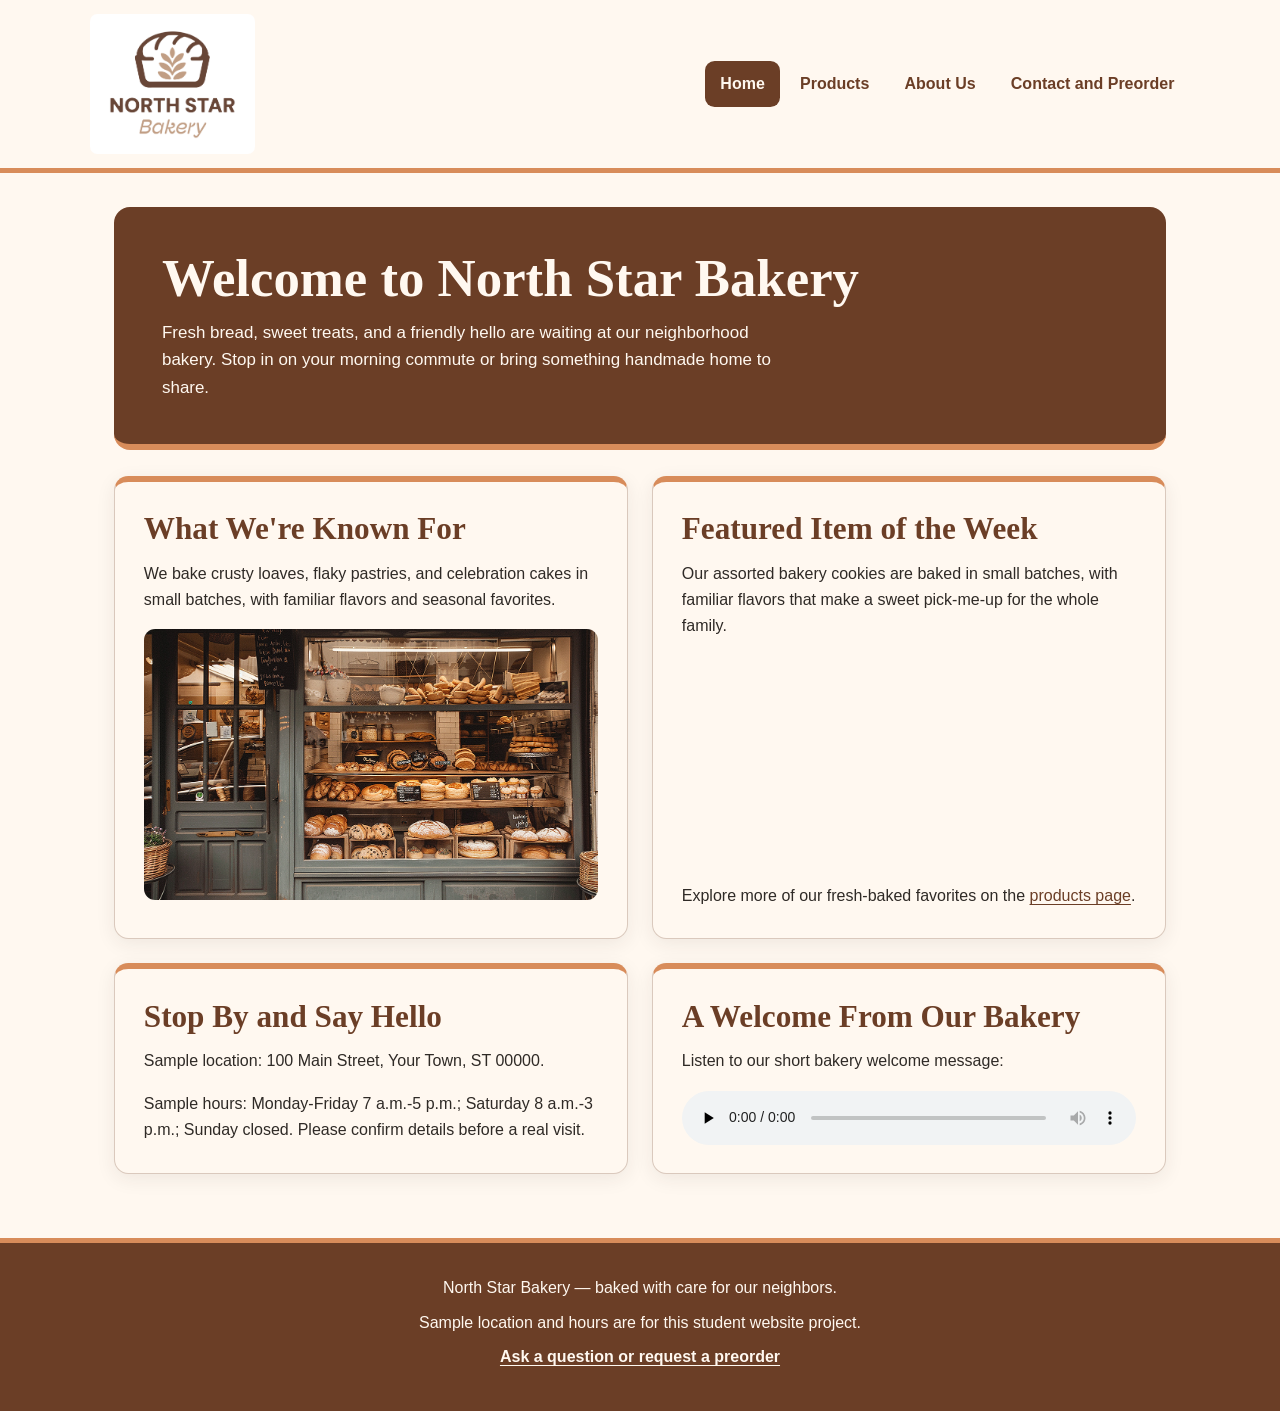
<file: index.html>
<!DOCTYPE html>

<html lang="en">
<head>
<meta charset="utf-8"/>
<meta content="width=device-width, initial-scale=1.0" name="viewport"/>
<title>Home | North Star Bakery</title>
<link href="styles.css" rel="stylesheet"/><script defer="True" src="script.js"></script></head>
<body class="bakery-site">
<a href="#main-content">Skip to main content</a>
<header class="site-header">
<a aria-label="North Star Bakery home" class="site-logo" href="index.html">
<img alt="North Star Bakery logo with a loaf of bread and wheat" src="media/bakery-logo.png" width="165"/>
</a>
<nav aria-label="Main navigation" class="site-nav">
<ul>
<li><a aria-current="page" href="index.html">Home</a></li>
<li><a href="products.html">Products</a></li>
<li><a href="about.html">About Us</a></li>
<li><a href="contact.html">Contact and Preorder</a></li>
</ul>
</nav>
</header>
<main class="site-main home-page" id="main-content">
<div class="page-intro"><h1>Welcome to North Star Bakery</h1><p>Fresh bread, sweet treats, and a friendly hello are waiting at our neighborhood bakery.
      Stop in on your morning commute or bring something handmade home to share.</p></div>
<div class="section-grid"><section aria-labelledby="known-for">
<h2 id="known-for">What We're Known For</h2>
<p>We bake crusty loaves, flaky pastries, and celebration cakes in small batches,
        with familiar flavors and seasonal favorites.</p>
<img alt="Welcoming bakery storefront with bread and pastries displayed in the front window" decoding="async" loading="eager" src="media/bakery-storefront.png" width="600"/>
</section><section aria-labelledby="featured-item">
<h2 id="featured-item">Featured Item of the Week</h2>
<p>Our assorted bakery cookies are baked in small batches, with familiar flavors
        that make a sweet pick-me-up for the whole family.</p>
<picture>
<source media="(max-width: 600px)" srcset="media/bakery-feature-small.png"/>
<img alt="Assorted golden bakery cookies displayed on wooden trays" decoding="async" loading="lazy" src="media/bakery-feature-large.png" width="600"/>
</picture>
<p>Explore more of our fresh-baked favorites on the
        <a href="products.html">products page</a>.</p>
</section><section aria-labelledby="visit-us">
<h2 id="visit-us">Stop By and Say Hello</h2>
<p>Sample location: 100 Main Street, Your Town, ST 00000.</p>
<p>Sample hours: Monday-Friday 7 a.m.-5 p.m.; Saturday 8 a.m.-3 p.m.;
        Sunday closed. Please confirm details before a real visit.</p>
</section><section aria-labelledby="welcome-audio">
<h2 id="welcome-audio">A Welcome From Our Bakery</h2>
<p>Listen to our short bakery welcome message:</p>
<audio controls="" preload="none">
<source src="media/bakery-welcome.mp3" type="audio/mpeg"/>
        Your browser does not support audio playback.
        <a href="media/bakery-welcome.mp3">Download the bakery welcome audio</a>.
      </audio>
</section></div>
</main>
<footer class="site-footer">
<p>North Star Bakery — baked with care for our neighbors.</p>
<p>Sample location and hours are for this student website project.</p>
<p><a href="contact.html">Ask a question or request a preorder</a></p>
</footer>
</body>
</html>
</file>
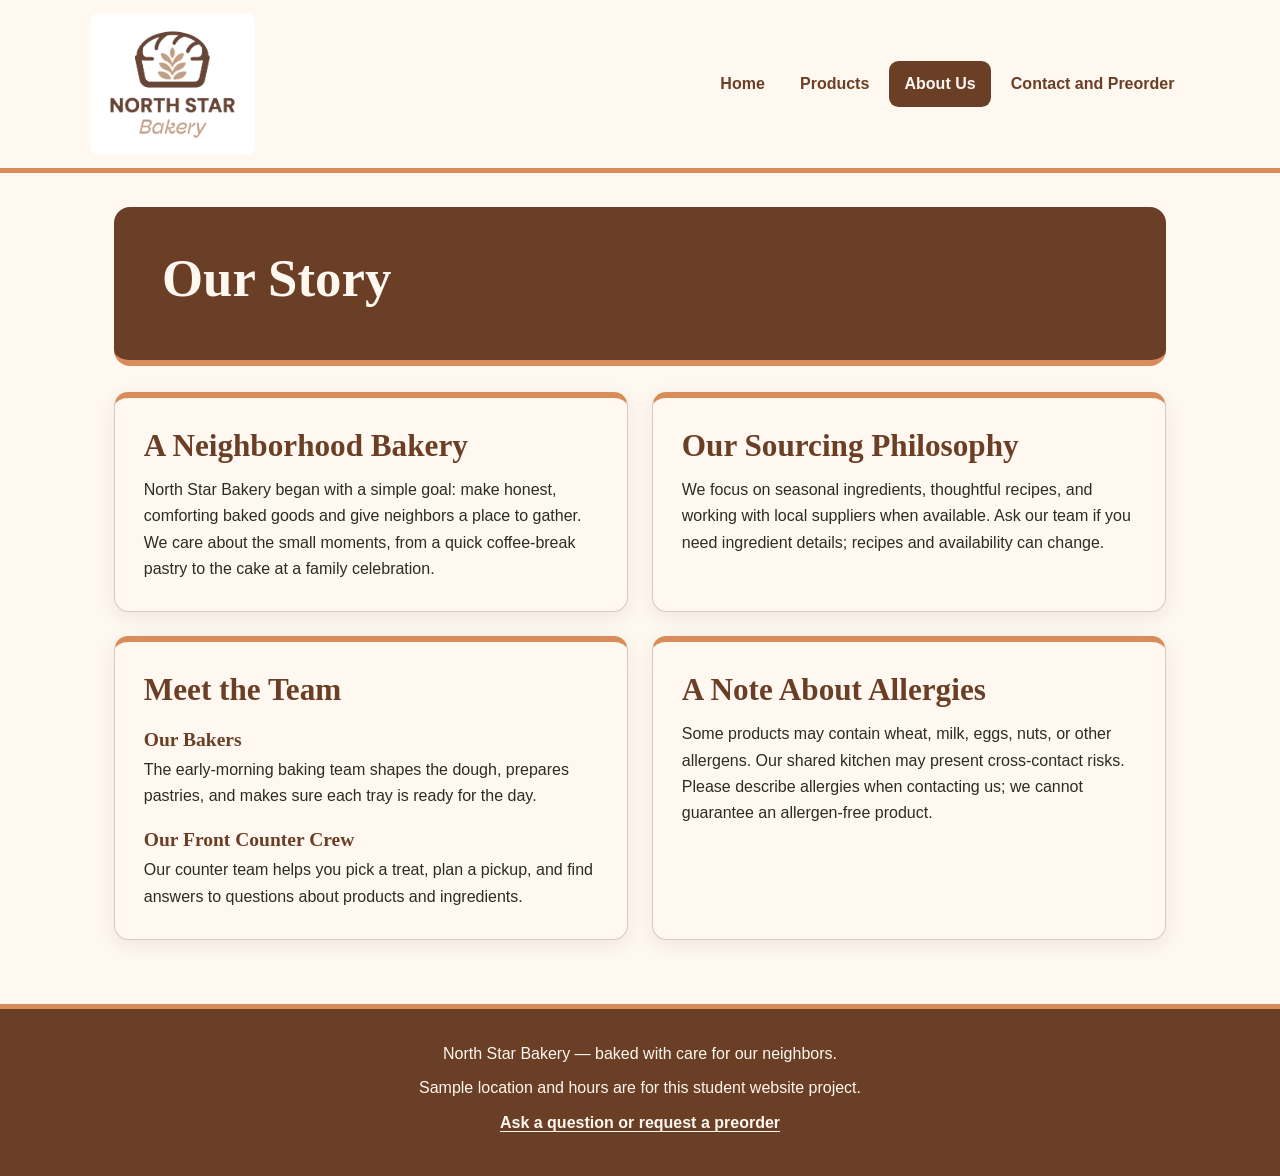
<file: about.html>
<!DOCTYPE html>

<html lang="en">
<head>
<meta charset="utf-8"/>
<meta content="width=device-width, initial-scale=1.0" name="viewport"/>
<title>About Us | North Star Bakery</title>
<link href="styles.css" rel="stylesheet"/><script defer="True" src="script.js"></script></head>
<body class="bakery-site">
<a href="#main-content">Skip to main content</a>
<header class="site-header">
<a aria-label="North Star Bakery home" class="site-logo" href="index.html">
<img alt="North Star Bakery logo with a loaf of bread and wheat" src="media/bakery-logo.png" width="165"/>
</a>
<nav aria-label="Main navigation" class="site-nav">
<ul>
<li><a href="index.html">Home</a></li>
<li><a href="products.html">Products</a></li>
<li><a aria-current="page" href="about.html">About Us</a></li>
<li><a href="contact.html">Contact and Preorder</a></li>
</ul>
</nav>
</header>
<main class="site-main inner-page about-page" id="main-content">
<div class="page-intro"><h1>Our Story</h1></div>
<div class="section-grid"><section aria-labelledby="how-it-started">
<h2 id="how-it-started">A Neighborhood Bakery</h2>
<p>North Star Bakery began with a simple goal: make honest, comforting baked goods
        and give neighbors a place to gather. We care about the small moments,
        from a quick coffee-break pastry to the cake at a family celebration.</p>
</section><section aria-labelledby="our-ingredients">
<h2 id="our-ingredients">Our Sourcing Philosophy</h2>
<p>We focus on seasonal ingredients, thoughtful recipes, and working with local
        suppliers when available. Ask our team if you need ingredient details;
        recipes and availability can change.</p>
</section><section aria-labelledby="our-people">
<h2 id="our-people">Meet the Team</h2>
<h3>Our Bakers</h3>
<p>The early-morning baking team shapes the dough, prepares pastries,
        and makes sure each tray is ready for the day.</p>
<h3>Our Front Counter Crew</h3>
<p>Our counter team helps you pick a treat, plan a pickup, and find answers
        to questions about products and ingredients.</p>
</section><section aria-labelledby="care-and-allergies">
<h2 id="care-and-allergies">A Note About Allergies</h2>
<p>Some products may contain wheat, milk, eggs, nuts, or other allergens.
        Our shared kitchen may present cross-contact risks. Please describe allergies
        when contacting us; we cannot guarantee an allergen-free product.</p>
</section></div>
</main>
<footer class="site-footer">
<p>North Star Bakery — baked with care for our neighbors.</p>
<p>Sample location and hours are for this student website project.</p>
<p><a href="contact.html">Ask a question or request a preorder</a></p>
</footer>
</body>
</html>
</file>
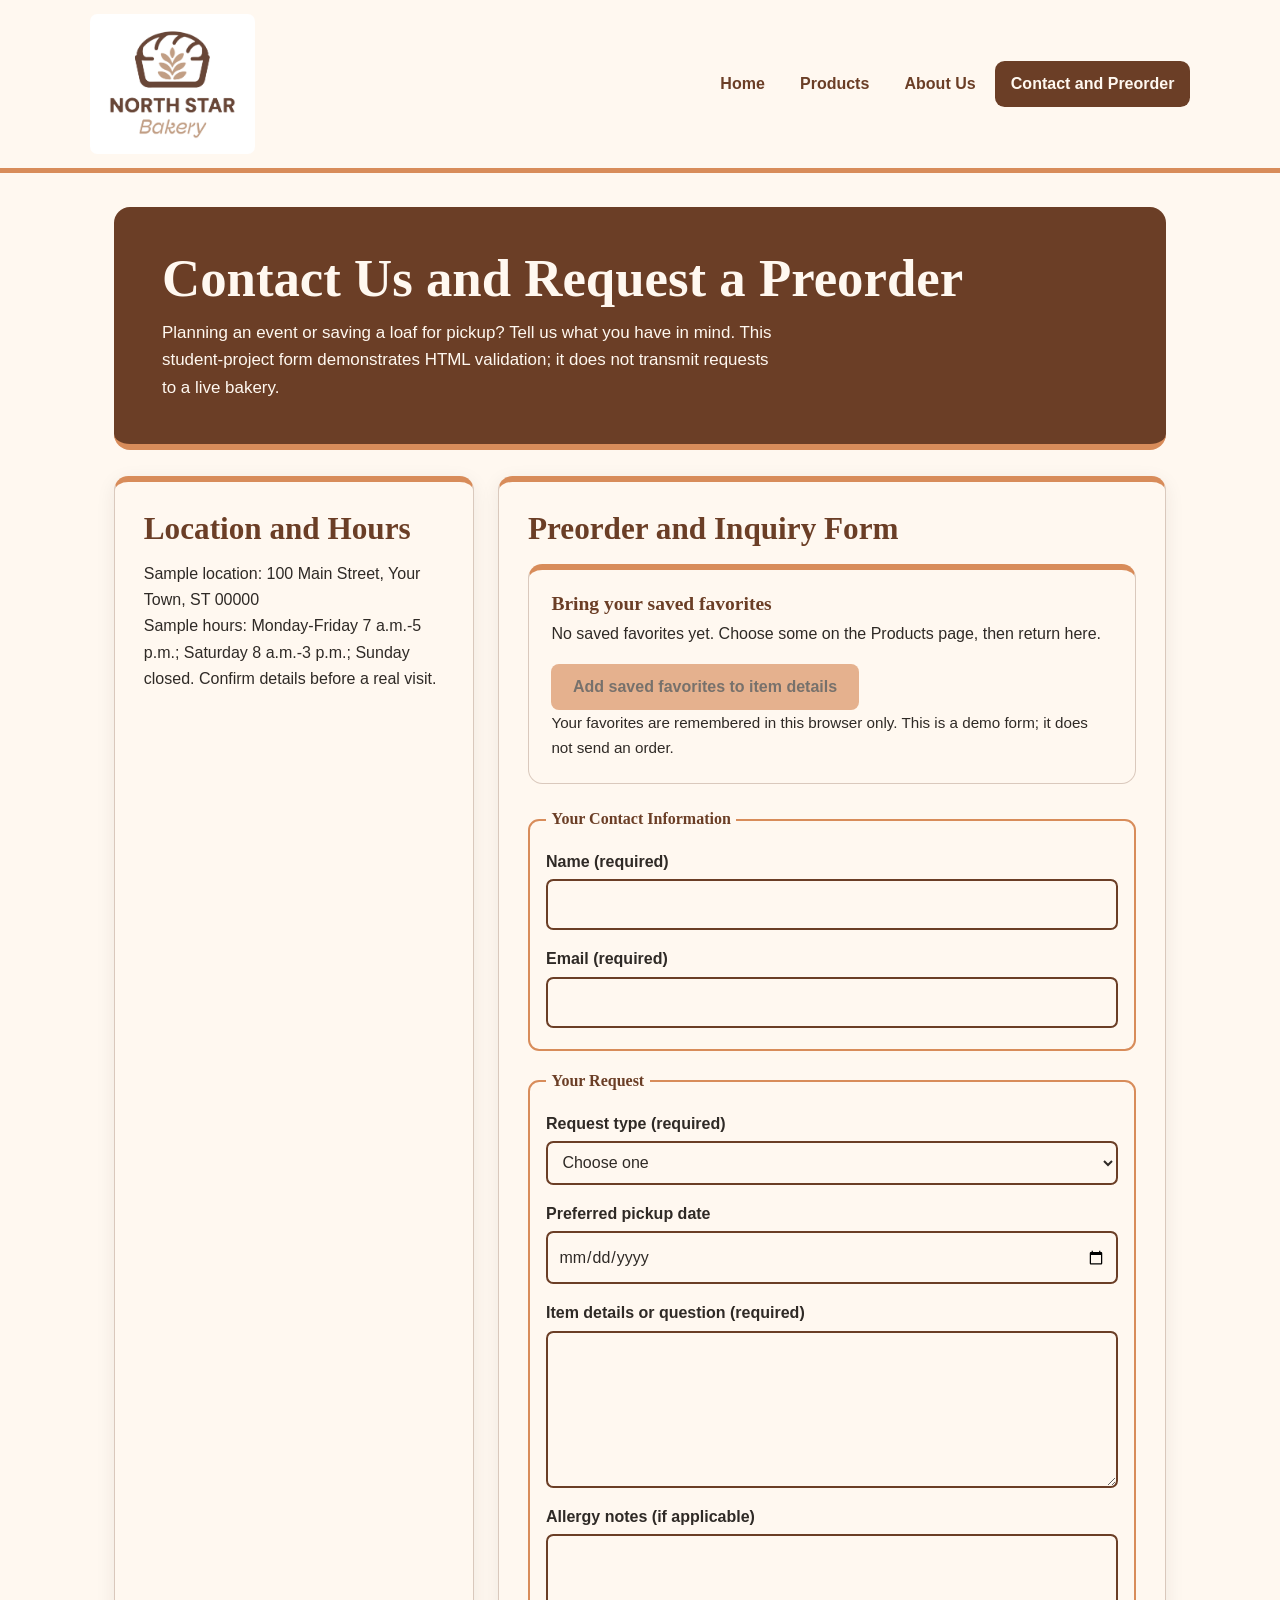
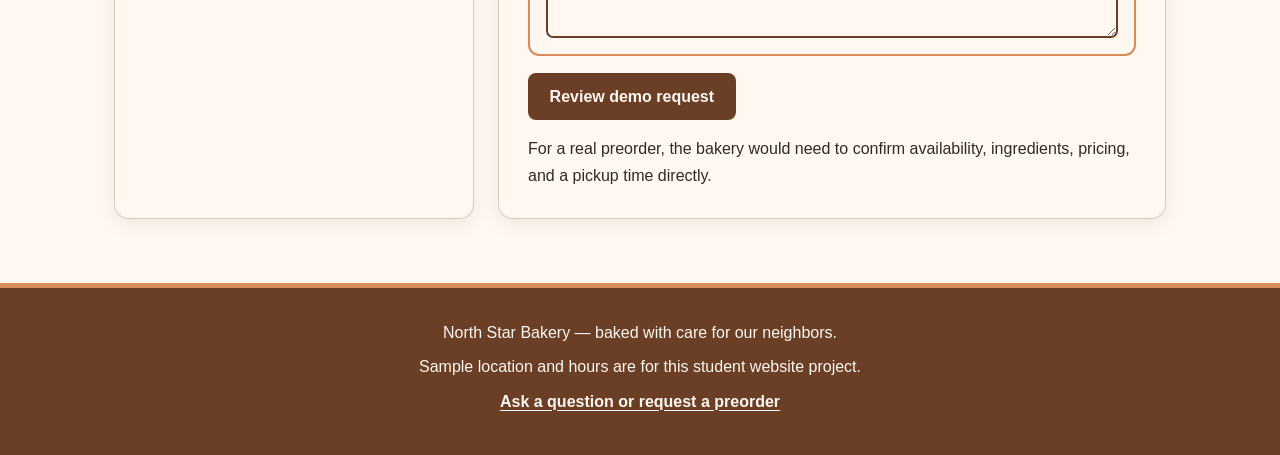
<file: contact.html>
<!DOCTYPE html>

<html lang="en">
<head>
<meta charset="utf-8"/>
<meta content="width=device-width, initial-scale=1.0" name="viewport"/>
<title>Contact and Preorder | North Star Bakery</title>
<link href="styles.css" rel="stylesheet"/><script defer="True" src="script.js"></script></head>
<body class="bakery-site">
<a href="#main-content">Skip to main content</a>
<header class="site-header">
<a aria-label="North Star Bakery home" class="site-logo" href="index.html">
<img alt="North Star Bakery logo with a loaf of bread and wheat" src="media/bakery-logo.png" width="165"/>
</a>
<nav aria-label="Main navigation" class="site-nav">
<ul>
<li><a href="index.html">Home</a></li>
<li><a href="products.html">Products</a></li>
<li><a href="about.html">About Us</a></li>
<li><a aria-current="page" href="contact.html">Contact and Preorder</a></li>
</ul>
</nav>
</header>
<main class="site-main inner-page contact-page" id="main-content">
<div class="page-intro"><h1>Contact Us and Request a Preorder</h1><p>Planning an event or saving a loaf for pickup? Tell us what you have in mind.
      This student-project form demonstrates HTML validation; it does not transmit
      requests to a live bakery.</p></div>
<div class="section-grid"><section aria-labelledby="visit-details">
<h2 id="visit-details">Location and Hours</h2>
<address>Sample location: 100 Main Street, Your Town, ST 00000</address>
<p>Sample hours: Monday-Friday 7 a.m.-5 p.m.; Saturday 8 a.m.-3 p.m.;
        Sunday closed. Confirm details before a real visit.</p>
</section><section aria-labelledby="request-heading">
<h2 id="request-heading">Preorder and Inquiry Form</h2>
<form action="#" aria-label="Demonstration preorder and inquiry form" id="bakery-request-form" method="get" novalidate="novalidate"><div aria-labelledby="saved-request-title" class="saved-request">
<h3 id="saved-request-title">Bring your saved favorites</h3>
<p aria-live="polite" id="saved-request-items">Your saved bakery favorites will appear here.</p>
<button class="secondary-button" id="use-favorites" type="button">Add saved favorites to item details</button>
<p class="form-hint">Your favorites are remembered in this browser only. This is a demo form; it does not send an order.</p>
</div>
<fieldset>
<legend>Your Contact Information</legend>
<p>
<label for="customer-name">Name (required)</label><br/>
<input aria-describedby="customer-name-error" autocomplete="name" id="customer-name" minlength="2" name="customer_name" required="" type="text"/><span aria-live="polite" class="field-error" id="customer-name-error"></span>
</p>
<p>
<label for="customer-email">Email (required)</label><br/>
<input aria-describedby="customer-email-error" autocomplete="email" id="customer-email" name="customer_email" required="" type="email"/><span aria-live="polite" class="field-error" id="customer-email-error"></span>
</p>
</fieldset>
<fieldset>
<legend>Your Request</legend>
<p>
<label for="request-type">Request type (required)</label><br/>
<select aria-describedby="request-type-error" id="request-type" name="request_type" required="">
<option value="">Choose one</option>
<option value="preorder">Preorder request</option>
<option value="general">General question</option>
<option value="event">Event or cake inquiry</option>
</select><span aria-live="polite" class="field-error" id="request-type-error"></span>
</p>
<p>
<label for="pickup-date">Preferred pickup date</label><br/>
<input id="pickup-date" name="pickup_date" type="date"/>
</p>
<p>
<label for="item-details">Item details or question (required)</label><br/>
<textarea aria-describedby="item-details-error" id="item-details" minlength="10" name="item_details" required="" rows="5"></textarea><span aria-live="polite" class="field-error" id="item-details-error"></span>
</p>
<p>
<label for="allergy-notes">Allergy notes (if applicable)</label><br/>
<textarea id="allergy-notes" name="allergy_notes" rows="3"></textarea>
</p>
</fieldset>
<p><button type="submit">Review demo request</button></p>
<p aria-live="polite" class="form-summary" hidden="" id="form-summary" role="status"></p></form>
<p>For a real preorder, the bakery would need to confirm availability,
        ingredients, pricing, and a pickup time directly.</p>
</section></div>
</main>
<footer class="site-footer">
<p>North Star Bakery — baked with care for our neighbors.</p>
<p>Sample location and hours are for this student website project.</p>
<p><a href="contact.html">Ask a question or request a preorder</a></p>
</footer>
</body>
</html>
</file>
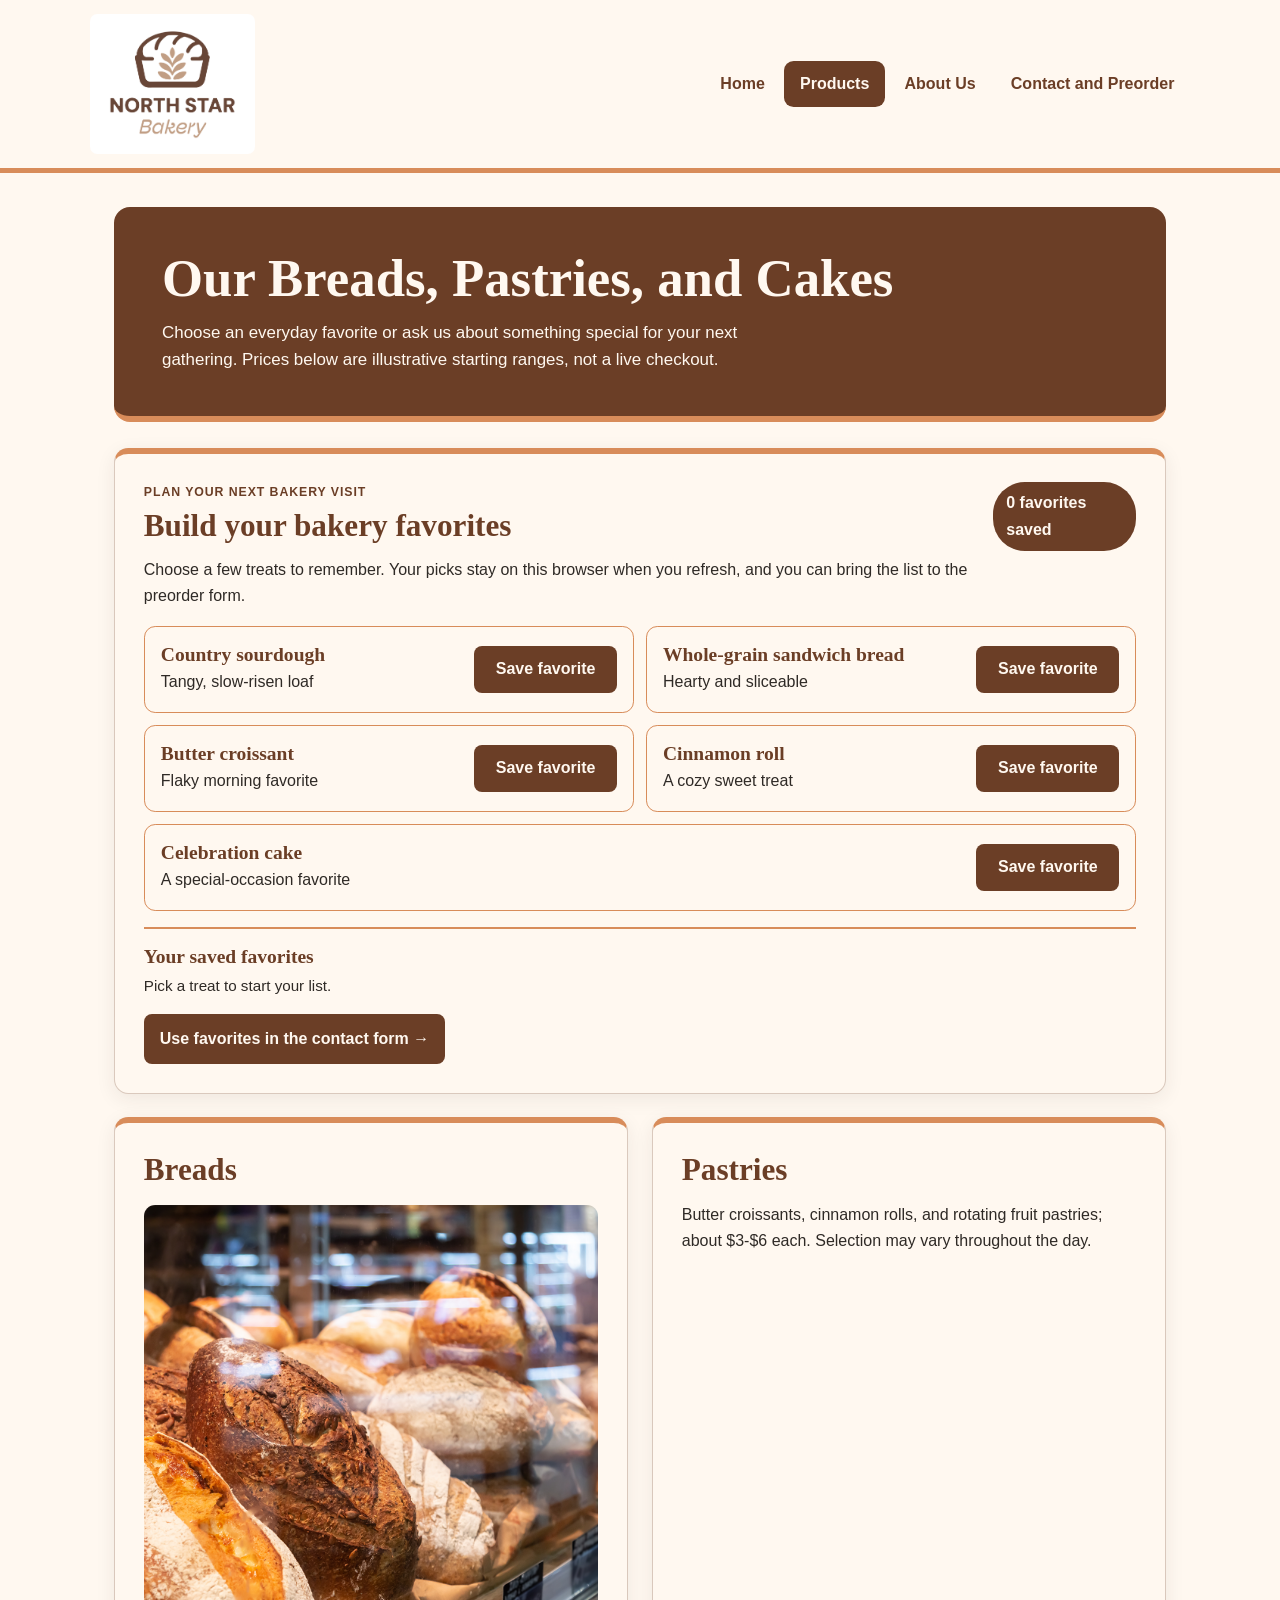
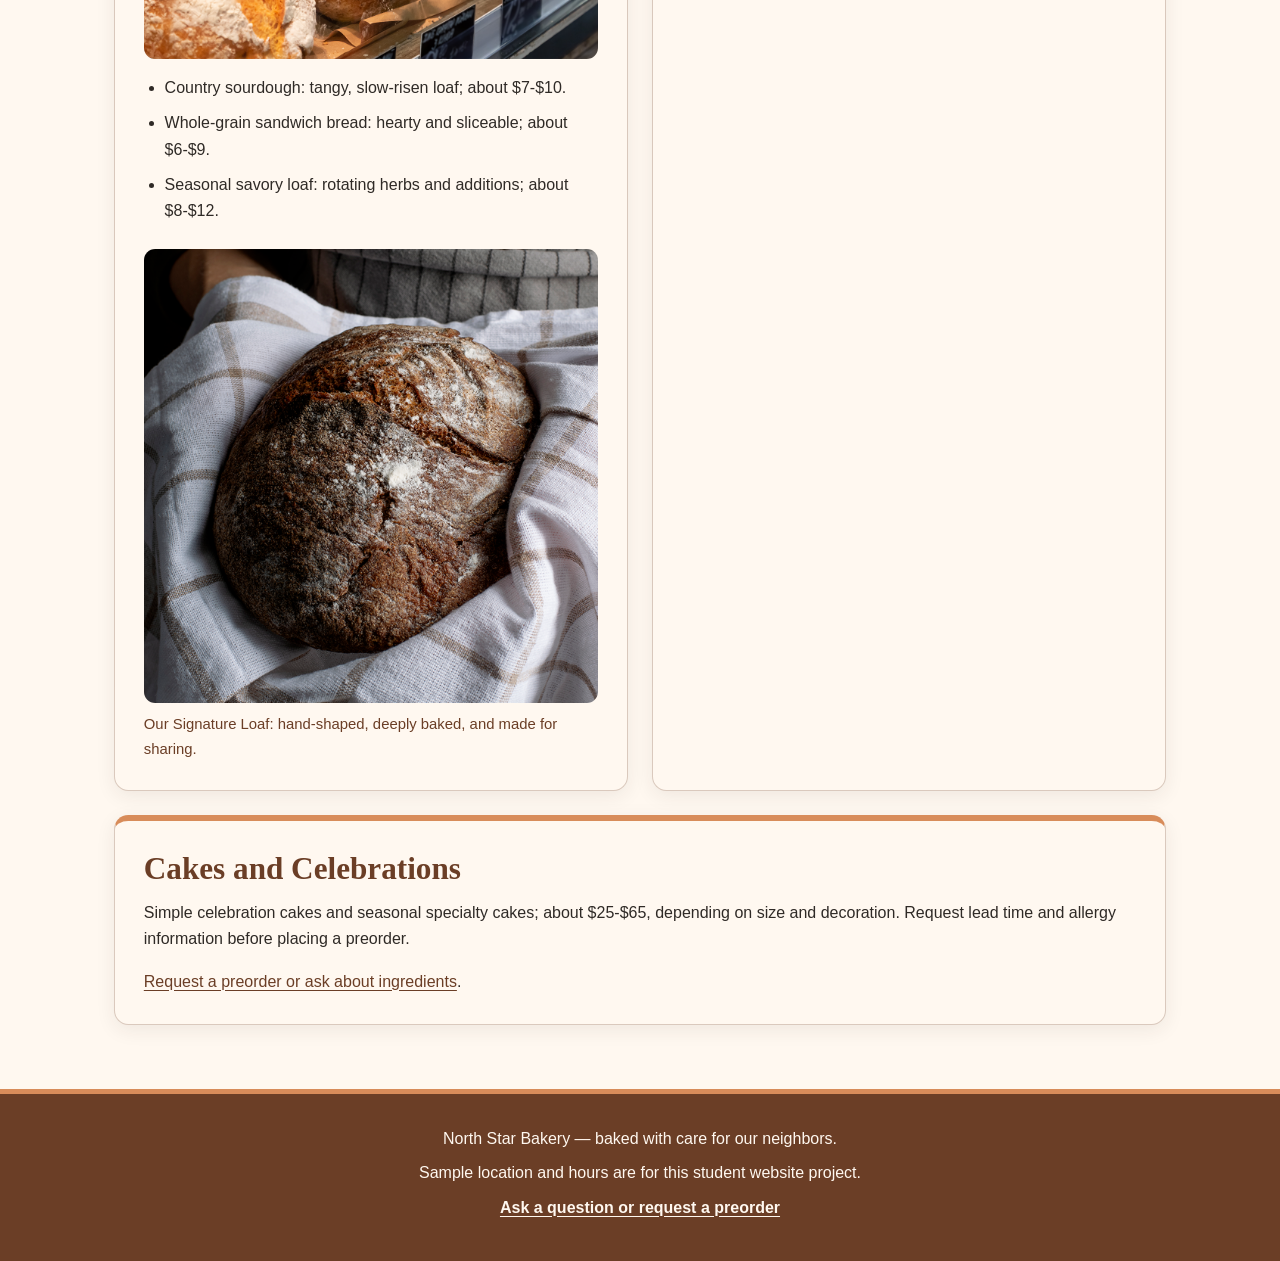
<file: products.html>
<!DOCTYPE html>

<html lang="en">
<head>
<meta charset="utf-8"/>
<meta content="width=device-width, initial-scale=1.0" name="viewport"/>
<title>Products | North Star Bakery</title>
<link href="styles.css" rel="stylesheet"/><script defer="True" src="script.js"></script></head>
<body class="bakery-site">
<a href="#main-content">Skip to main content</a>
<header class="site-header">
<a aria-label="North Star Bakery home" class="site-logo" href="index.html">
<img alt="North Star Bakery logo with a loaf of bread and wheat" src="media/bakery-logo.png" width="165"/>
</a>
<nav aria-label="Main navigation" class="site-nav">
<ul>
<li><a href="index.html">Home</a></li>
<li><a aria-current="page" href="products.html">Products</a></li>
<li><a href="about.html">About Us</a></li>
<li><a href="contact.html">Contact and Preorder</a></li>
</ul>
</nav>
</header>
<main class="site-main inner-page products-page" id="main-content">
<div class="page-intro"><h1>Our Breads, Pastries, and Cakes</h1><p>Choose an everyday favorite or ask us about something special for your next gathering.
      Prices below are illustrative starting ranges, not a live checkout.</p></div>
<section aria-labelledby="favorites-title" class="favorites-panel">
<div class="favorites-intro"><div><p class="eyebrow">Plan your next bakery visit</p><h2 id="favorites-title">Build your bakery favorites</h2>
<p>Choose a few treats to remember. Your picks stay on this browser when you refresh, and you can bring the list to the preorder form.</p></div>
<p aria-live="polite" class="favorite-counter" id="favorite-count">0 favorites saved</p></div>
<div class="favorite-options" id="favorite-options"><p>Loading bakery favorites…</p></div>
<div aria-labelledby="saved-title" class="saved-favorites"><h3 id="saved-title">Your saved favorites</h3>
<p aria-live="polite" class="favorite-feedback" id="favorite-feedback" role="status">Pick a treat to start your list.</p>
<ul aria-label="Saved bakery favorites" id="favorites-list"></ul>
<a class="button-link" href="contact.html">Use favorites in the contact form →</a></div>
</section><div class="section-grid"><section aria-labelledby="breads">
<h2 id="breads">Breads</h2>
<img alt="Rustic round and seeded loaves arranged in a bakery display case" decoding="async" loading="lazy" src="media/bakery-bread.png" width="600"/>
<ul>
<li>Country sourdough: tangy, slow-risen loaf; about $7-$10.</li>
<li>Whole-grain sandwich bread: hearty and sliceable; about $6-$9.</li>
<li>Seasonal savory loaf: rotating herbs and additions; about $8-$12.</li>
</ul>
<figure>
<img alt="Round dark-crusted signature loaf resting in a folded linen cloth" decoding="async" loading="lazy" src="media/bakery-signature-loaf.png" width="500"/>
<figcaption>Our Signature Loaf: hand-shaped, deeply baked, and made for sharing.</figcaption>
</figure>
</section><section aria-labelledby="pastries">
<h2 id="pastries">Pastries</h2>
<p>Butter croissants, cinnamon rolls, and rotating fruit pastries; about $3-$6 each.
        Selection may vary throughout the day.</p>
</section><section aria-labelledby="cakes">
<h2 id="cakes">Cakes and Celebrations</h2>
<p>Simple celebration cakes and seasonal specialty cakes; about $25-$65,
        depending on size and decoration. Request lead time and allergy information
        before placing a preorder.</p>
<p><a href="contact.html">Request a preorder or ask about ingredients</a>.</p>
</section></div>
</main>
<footer class="site-footer">
<p>North Star Bakery — baked with care for our neighbors.</p>
<p>Sample location and hours are for this student website project.</p>
<p><a href="contact.html">Ask a question or request a preorder</a></p>
</footer>
</body>
</html>
</file>
<file: styles.css>
/* North Star Bakery | Touchstone 3: mobile-first, shared visual system
   Palette (four main colors): cream #FFF8F0, brown #6B3E26,
   peach #D88C5A, charcoal #2F2A26.
   Font families (two): Georgia for headings; Arial for UI/body. */
:root {
  --cream: #FFF8F0;
  --brown: #6B3E26;
  --peach: #D88C5A;
  --charcoal: #2F2A26;
  --body-font: Arial, sans-serif;
  --heading-font: Georgia, serif;
}
*, *::before, *::after { box-sizing: border-box; }
html { scroll-behavior: smooth; }
body { margin: 0; color: var(--charcoal); background: var(--cream);
       font: 1rem/1.65 var(--body-font); }
a { color: var(--brown); text-underline-offset: .2em; }
a:hover { text-decoration-thickness: .14em; }
a:focus-visible, button:focus-visible, input:focus-visible,
select:focus-visible, textarea:focus-visible { outline: 3px solid var(--peach); outline-offset: 3px; }
body > a[href="#main-content"] { position: absolute; left: 12px; top: -90px;
  z-index: 20; background: var(--cream); color: var(--brown); padding: .75rem 1rem;
  border: 2px solid var(--brown); border-radius: .5rem; }
body > a[href="#main-content"]:focus { top: 12px; }
.site-header { display: flex; align-items: center; justify-content: center;
  flex-direction: column; gap: .75rem; padding: 1rem max(1rem, calc((100vw - 1100px)/2));
  border-bottom: 5px solid var(--peach); }
.site-logo { display: inline-flex; align-items: center; justify-content: center; }
.site-logo img { display: block; width: 145px; height: auto; border-radius: .45rem; }
.site-nav { width: 100%; }
.site-nav ul { display: flex; flex-wrap: wrap; align-items: center; justify-content: center;
  gap: .5rem; margin: 0; padding: 0; list-style: none; }
.site-nav a { display: inline-block; text-align: center; min-height: 44px;
  padding: .5rem .85rem; color: var(--brown); font-weight: 700;
  text-decoration: none; border-radius: .6rem; border: 2px solid transparent; }
.site-nav a:hover, .site-nav a[aria-current="page"] { background: var(--brown); color: var(--cream); }
.site-main { max-width: 1100px; margin: 0 auto; padding: 1.4rem 1rem 3rem; }
.page-intro { padding: 1.6rem; margin-bottom: 1.4rem; border-radius: 1rem;
  background: var(--brown); color: var(--cream); border-bottom: .4rem solid var(--peach); }
.page-intro h1 { margin: 0 0 .6rem; color: var(--cream); font: bold clamp(2rem, 5vw, 3.3rem)/1.15 var(--heading-font); }
.page-intro p { max-width: 66ch; margin: 0; font-size: 1.06rem; }
h2, h3 { font-family: var(--heading-font); color: var(--brown); line-height: 1.2; }
h2 { font-size: clamp(1.45rem, 2.7vw, 1.95rem); margin: 0 0 .8rem; }
h3 { font-size: 1.22rem; margin: 1.2rem 0 .35rem; }
p { margin: 0 0 1rem; }
p:last-child { margin-bottom: 0; }
.section-grid { display: flex; flex-direction: column; gap: 1.25rem; }
.section-grid > section { flex: 1 1 100%; min-width: 0; padding: 1.4rem;
  background: var(--cream); border: 1px solid rgba(107,62,38,.25);
  border-top: .4rem solid var(--peach); border-radius: .9rem;
  box-shadow: 0 5px 19px rgba(47,42,38,.08); }
.section-grid img { display: block; width: 100%; height: auto; max-width: 100%;
  margin: 1rem 0 0; border-radius: .7rem; }
.section-grid picture { display: block; }
.section-grid figure { margin: 1.5rem 0 0; }
.section-grid figcaption { font-size: .93rem; margin-top: .55rem; color: var(--brown); }
.section-grid ul { margin: 1rem 0; padding-left: 1.3rem; }
.section-grid li + li { margin-top: .55rem; }
.section-grid audio { display: block; width: 100%; max-width: 470px; margin-top: 1rem; }
.section-grid address { font-style: normal; }
.contact-page .section-grid > section { flex-basis: 100%; }
form { margin-top: 1rem; }
fieldset { border: 2px solid var(--peach); border-radius: .7rem;
  margin: 0 0 1.1rem; padding: 1rem; min-width: 0; }
legend { font-family: var(--heading-font); font-weight: 700; color: var(--brown); padding: 0 .35rem; }
label { display: inline-block; color: var(--charcoal); font-weight: 700; margin-bottom: .25rem; }
input, select, textarea { display: block; width: 100%; max-width: 100%; font: inherit;
  border: 2px solid var(--brown); border-radius: .45rem; padding: .65rem;
  color: var(--charcoal); background: var(--cream); }
textarea { resize: vertical; }
button { border: none; border-radius: .5rem; color: var(--cream); background: var(--brown);
  font: 700 1rem var(--body-font); padding: .9rem 1.35rem; min-height: 44px; cursor: pointer; }
button:hover { background: var(--charcoal); }
.site-footer { text-align: center; padding: 2rem 1rem; background: var(--brown);
  color: var(--cream); border-top: 5px solid var(--peach); }
.site-footer p { margin: 0 0 .5rem; }
.site-footer a { color: var(--cream); font-weight: 700; }
@media (min-width: 760px) {
  .site-header { flex-direction: row; justify-content: space-between; gap: 2rem; padding-top: .85rem; padding-bottom: .85rem; }
  .site-logo img { width: 165px; }
  .site-nav { width: auto; }
  .site-nav ul { justify-content: flex-end; gap: .25rem; }
  .site-main { padding: 2.1rem 1.5rem 4rem; }
  .page-intro { padding: 2.6rem 3rem; margin-bottom: 1.6rem; }
  .section-grid { flex-direction: row; flex-wrap: wrap; gap: 1.5rem; }
  .section-grid > section { flex: 1 1 calc(50% - .75rem); padding: 1.8rem; }
  .contact-page .section-grid > section:first-child { flex: 1 1 30%; }
  .contact-page .section-grid > section:last-child { flex: 2 1 55%; }
}
@media (prefers-reduced-motion: reduce) { html { scroll-behavior: auto; } }

/* Touchstone 4: extend the same four-color/two-font Touchstone 3 design. */
.favorites-panel, .saved-request { border: 1px solid rgba(107,62,38,.25);
  border-top: .4rem solid var(--peach); border-radius: .9rem;
  padding: 1.4rem; margin-bottom: 1.4rem; background: var(--cream);
  box-shadow: 0 5px 19px rgba(47,42,38,.08); }
.favorites-intro { display: flex; flex-direction: column; gap: 1rem; }
.eyebrow { color: var(--brown); text-transform: uppercase; letter-spacing: .075em;
  font-size: .77rem; font-weight: 700; margin: 0 0 .25rem; }
.favorite-counter { background: var(--brown); color: var(--cream);
  border-radius: 2rem; padding: .5rem .85rem; font-weight: 700; align-self: flex-start; }
.favorite-options { display: flex; flex-direction: column; gap: .75rem; margin: 1rem 0; }
.favorite-choice { display: flex; align-items: center; flex-wrap: wrap;
  justify-content: space-between; gap: .75rem; border: 1px solid var(--peach);
  border-radius: .7rem; padding: 1rem; }
.favorite-choice h3 { margin: 0 0 .2rem; }
.favorite-choice p { margin: 0; }
.favorite-choice button { flex-shrink: 0; }
.favorite-choice button[aria-pressed="true"] { background: var(--peach); color: var(--charcoal); }
.saved-favorites { border-top: 2px solid var(--peach); padding-top: 1rem; }
.saved-favorites h3 { margin: 0 0 .3rem; }
.saved-favorites ul { margin: .6rem 0 1rem; padding-left: 1.4rem; }
.favorite-feedback, .form-hint { font-size: .95rem; }
.button-link { display: inline-block; border-radius: .5rem; padding: .75rem 1rem;
  background: var(--brown); color: var(--cream); text-decoration: none;
  font-weight: 700; min-height: 44px; }
.button-link:hover { background: var(--charcoal); }
.secondary-button { background: var(--peach); color: var(--charcoal); }
.secondary-button:hover { color: var(--cream); }
.secondary-button:disabled { opacity: .65; cursor: not-allowed; }
.saved-request { box-shadow: none; }
.saved-request h3 { margin-top: 0; }
.field-error { display: block; margin-top: .3rem; font-size: .92rem;
  color: var(--brown); font-weight: 700; min-height: 0; }
.field-error:not(:empty) { border-left: 3px solid var(--peach); padding: .2rem .55rem; }
[aria-invalid="true"] { border: 3px solid var(--brown); background: var(--cream); }
.form-summary { padding: 1rem; border-left: 5px solid var(--peach);
  background: var(--cream); color: var(--charcoal); font-weight: 700; }
.form-summary[hidden] { display: none; }
@media (min-width: 760px) {
  .favorites-panel { padding: 1.8rem; }
  .favorites-intro { flex-direction: row; align-items: flex-start; justify-content: space-between; }
  .favorite-options { flex-direction: row; flex-wrap: wrap; }
  .favorite-choice { flex: 1 1 calc(50% - .75rem); min-width: 0; }
}
</file>
